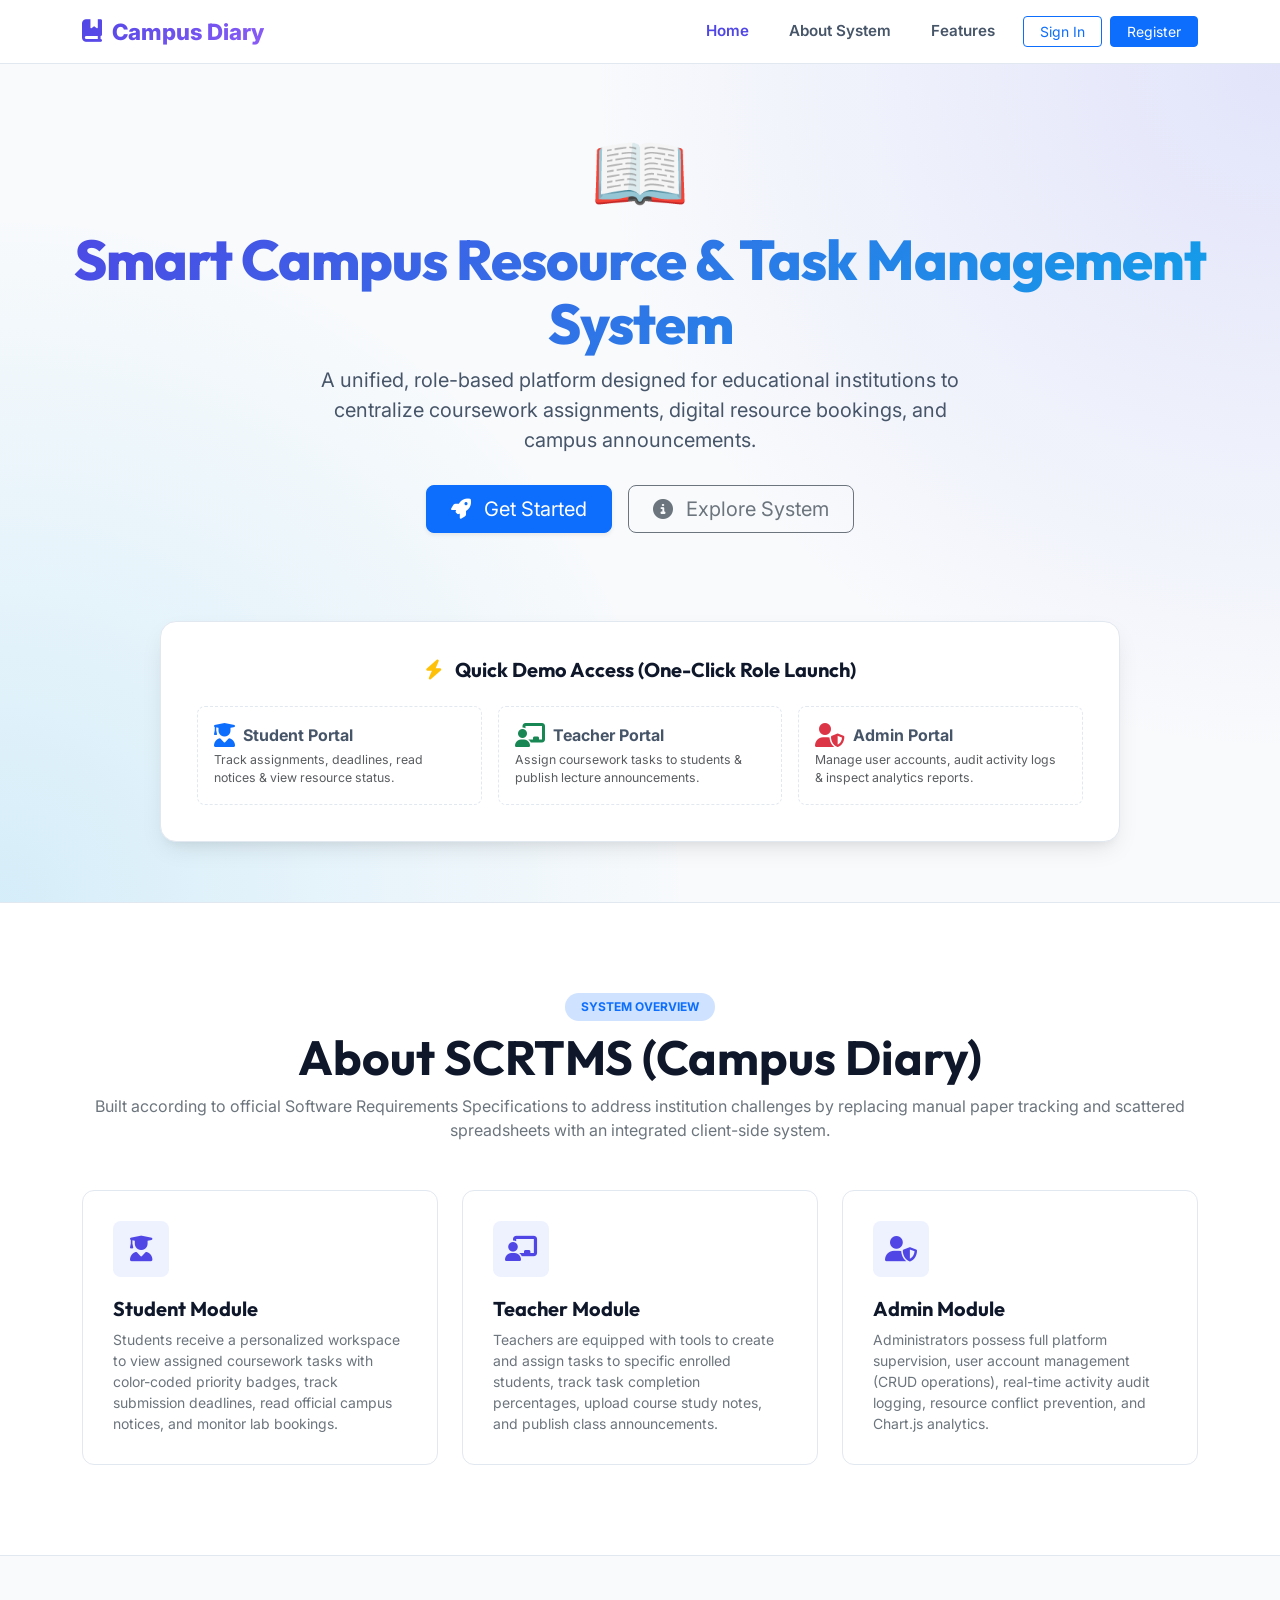
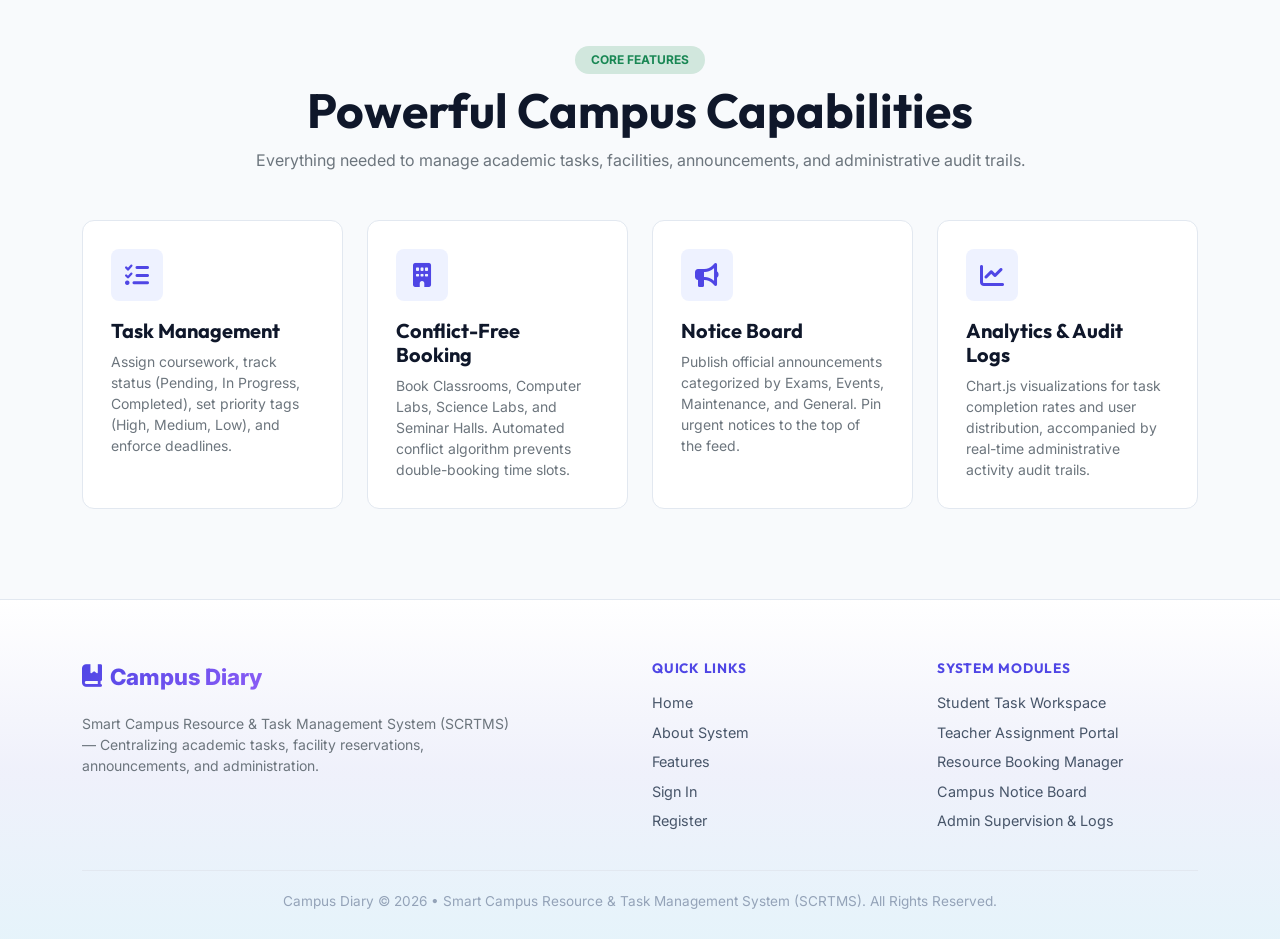
<file: index.html>
<!DOCTYPE html>
<html lang="en">

<head>
  <meta charset="UTF-8" />
  <meta name="viewport" content="width=device-width, initial-scale=1.0" />
  <title>Campus Diary - Smart Campus Resource &amp; Task Management System</title>

  <!-- Google Fonts -->
  <link rel="preconnect" href="https://fonts.googleapis.com">
  <link rel="preconnect" href="https://fonts.gstatic.com" crossorigin>
  <link
    href="https://fonts.googleapis.com/css2?family=Inter:wght@300;400;500;600;700;800&family=Outfit:wght@500;600;700;800&display=swap"
    rel="stylesheet">

  <!-- Bootstrap 5.3.3 CSS -->
  <link href="https://cdn.jsdelivr.net/npm/bootstrap@5.3.3/dist/css/bootstrap.min.css" rel="stylesheet">
  <!-- FontAwesome 6.5.1 -->
  <link rel="stylesheet" href="https://cdnjs.cloudflare.com/ajax/libs/font-awesome/6.5.1/css/all.min.css">
  <!-- Custom CSS -->
  <link rel="stylesheet" href="css/styles.css">
</head>

<body>

  <!-- ==========================================================================
       SITE NAVBAR
       ========================================================================== -->
  <nav class="site-navbar">
    <div class="container d-flex justify-content-between align-items-center">
      <a href="index.html" class="navbar-brand-logo">
        <i class="fas fa-book-bookmark text-primary"></i> Campus Diary
      </a>

      <div class="d-flex align-items-center gap-2">
        <a href="index.html" class="nav-link active">Home</a>
        <a href="about.html" class="nav-link">About System</a>
        <a href="features.html" class="nav-link">Features</a>
        <a href="login.html" class="btn btn-outline-primary btn-sm px-3 ms-1">Sign In</a>
        <a href="register.html" class="btn btn-primary btn-sm px-3">Register</a>
      </div>
    </div>
  </nav>

  <!-- ==========================================================================
       HERO SECTION
       ========================================================================== -->
  <section class="hero-section">
    <div class="text-center mb-5">
      <div class="display-1 mb-2">📖</div>
      <h1 class="hero-brand-title display-3">Smart Campus Resource &amp; Task Management System</h1>
      <p class="hero-tagline">
        A unified, role-based platform designed for educational institutions to centralize coursework assignments,
        digital resource bookings, and campus announcements.
      </p>
      <div class="d-flex justify-content-center gap-3 mt-4">
        <a href="login.html" class="btn btn-primary btn-lg px-4 shadow-sm">
          <i class="fas fa-rocket me-2"></i> Get Started
        </a>
        <a href="about.html" class="btn btn-outline-secondary btn-lg px-4">
          <i class="fas fa-info-circle me-2"></i> Explore System
        </a>
      </div>
    </div>

    <!-- Quick Demo Launcher Card -->
    <div class="hero-demo-card">
      <h5 class="text-center fw-bold mb-4"><i class="fas fa-bolt text-warning me-2"></i> Quick Demo Access (One-Click
        Role Launch)</h5>
      <div class="row g-3">
        <div class="col-md-4">
          <button class="demo-role-btn w-100 p-3 text-start" onclick="app.handleDemoLogin('student')">
            <div class="d-flex align-items-center gap-2 mb-1">
              <i class="fas fa-user-graduate text-primary fs-4"></i>
              <strong class="fs-6">Student Portal</strong>
            </div>
            <small class="text-muted d-block">Track assignments, deadlines, read notices &amp; view resource
              status.</small>
          </button>
        </div>
        <div class="col-md-4">
          <button class="demo-role-btn w-100 p-3 text-start" onclick="app.handleDemoLogin('teacher')">
            <div class="d-flex align-items-center gap-2 mb-1">
              <i class="fas fa-chalkboard-teacher text-success fs-4"></i>
              <strong class="fs-6">Teacher Portal</strong>
            </div>
            <small class="text-muted d-block">Assign coursework tasks to students &amp; publish lecture
              announcements.</small>
          </button>
        </div>
        <div class="col-md-4">
          <button class="demo-role-btn w-100 p-3 text-start" onclick="app.handleDemoLogin('admin')">
            <div class="d-flex align-items-center gap-2 mb-1">
              <i class="fas fa-user-shield text-danger fs-4"></i>
              <strong class="fs-6">Admin Portal</strong>
            </div>
            <small class="text-muted d-block">Manage user accounts, audit activity logs &amp; inspect analytics
              reports.</small>
          </button>
        </div>
      </div>
    </div>
  </section>

  <!-- ==========================================================================
       ABOUT SECTION
       ========================================================================== -->
  <section class="about-section" id="aboutSection">
    <div class="container">
      <div class="text-center mb-5">
        <span class="badge bg-primary-subtle text-primary fw-bold text-uppercase px-3 py-2 rounded-pill">System
          Overview</span>
        <h2 class="display-5 fw-bold mt-2">About SCRTMS (Campus Diary)</h2>
        <p class="text-secondary mx-auto max-w-700">
          Built according to official Software Requirements Specifications to address institution challenges by
          replacing manual paper tracking and scattered spreadsheets with an integrated client-side system.
        </p>
      </div>

      <div class="row g-4">
        <div class="col-md-4">
          <div class="about-card-box">
            <div class="icon-box"><i class="fas fa-user-graduate"></i></div>
            <h5 class="fw-bold">Student Module</h5>
            <p class="text-secondary small mb-0">
              Students receive a personalized workspace to view assigned coursework tasks with color-coded priority
              badges, track submission deadlines, read official campus notices, and monitor lab bookings.
            </p>
          </div>
        </div>

        <div class="col-md-4">
          <div class="about-card-box">
            <div class="icon-box"><i class="fas fa-chalkboard-teacher"></i></div>
            <h5 class="fw-bold">Teacher Module</h5>
            <p class="text-secondary small mb-0">
              Teachers are equipped with tools to create and assign tasks to specific enrolled students, track task
              completion percentages, upload course study notes, and publish class announcements.
            </p>
          </div>
        </div>

        <div class="col-md-4">
          <div class="about-card-box">
            <div class="icon-box"><i class="fas fa-user-shield"></i></div>
            <h5 class="fw-bold">Admin Module</h5>
            <p class="text-secondary small mb-0">
              Administrators possess full platform supervision, user account management (CRUD operations), real-time
              activity audit logging, resource conflict prevention, and Chart.js analytics.
            </p>
          </div>
        </div>
      </div>
    </div>
  </section>

  <!-- ==========================================================================
       FEATURE SECTION
       ========================================================================== -->
  <section class="feature-section" id="featuresSection">
    <div class="container">
      <div class="text-center mb-5">
        <span class="badge bg-success-subtle text-success fw-bold text-uppercase px-3 py-2 rounded-pill">Core
          Features</span>
        <h2 class="display-5 fw-bold mt-2">Powerful Campus Capabilities</h2>
        <p class="text-secondary mx-auto max-w-700">Everything needed to manage academic tasks, facilities,
          announcements, and administrative audit trails.</p>
      </div>

      <div class="row g-4">
        <div class="col-md-6 col-lg-3">
          <div class="feature-item-card">
            <div class="icon-wrapper"><i class="fas fa-tasks"></i></div>
            <h5 class="fw-bold">Task Management</h5>
            <p class="text-secondary small mb-0">Assign coursework, track status (Pending, In Progress, Completed), set
              priority tags (High, Medium, Low), and enforce deadlines.</p>
          </div>
        </div>

        <div class="col-md-6 col-lg-3">
          <div class="feature-item-card">
            <div class="icon-wrapper"><i class="fas fa-building"></i></div>
            <h5 class="fw-bold">Conflict-Free Booking</h5>
            <p class="text-secondary small mb-0">Book Classrooms, Computer Labs, Science Labs, and Seminar Halls.
              Automated conflict algorithm prevents double-booking time slots.</p>
          </div>
        </div>

        <div class="col-md-6 col-lg-3">
          <div class="feature-item-card">
            <div class="icon-wrapper"><i class="fas fa-bullhorn"></i></div>
            <h5 class="fw-bold">Notice Board</h5>
            <p class="text-secondary small mb-0">Publish official announcements categorized by Exams, Events,
              Maintenance, and General. Pin urgent notices to the top of the feed.</p>
          </div>
        </div>

        <div class="col-md-6 col-lg-3">
          <div class="feature-item-card">
            <div class="icon-wrapper"><i class="fas fa-chart-line"></i></div>
            <h5 class="fw-bold">Analytics &amp; Audit Logs</h5>
            <p class="text-secondary small mb-0">Chart.js visualizations for task completion rates and user
              distribution, accompanied by real-time administrative activity audit trails.</p>
          </div>
        </div>
      </div>
    </div>
  </section>

  <!-- ==========================================================================
       FOOTER SECTION
       ========================================================================== -->
  <footer class="site-footer">
    <div class="container">
      <div class="row g-4">
        <div class="col-lg-5 col-md-6">
          <a href="index.html" class="footer-brand">
            <i class="fas fa-book-bookmark text-primary"></i> Campus Diary
          </a>
          <p class="text-secondary small mt-2 pe-lg-4">
            Smart Campus Resource &amp; Task Management System (SCRTMS) — Centralizing academic tasks, facility
            reservations, announcements, and administration.
          </p>
        </div>

        <div class="col-6 col-md-3 col-lg-3 offset-lg-1 footer-links">
          <h6>Quick Links</h6>
          <a href="index.html">Home</a>
          <a href="about.html">About System</a>
          <a href="features.html">Features</a>
          <a href="login.html">Sign In</a>
          <a href="register.html">Register</a>
        </div>

        <div class="col-6 col-md-3 col-lg-3 footer-links">
          <h6>System Modules</h6>
          <a href="login.html">Student Task Workspace</a>
          <a href="login.html">Teacher Assignment Portal</a>
          <a href="login.html">Resource Booking Manager</a>
          <a href="login.html">Campus Notice Board</a>
          <a href="login.html">Admin Supervision &amp; Logs</a>
        </div>
      </div>

      <div class="footer-bottom">
        <p class="mb-0">Campus Diary &copy; 2026 • Smart Campus Resource &amp; Task Management System (SCRTMS). All Rights Reserved.</p>
      </div>
    </div>
  </footer>

  <!-- Bootstrap 5 JS Bundle -->
  <script src="https://cdn.jsdelivr.net/npm/bootstrap@5.3.3/dist/js/bootstrap.bundle.min.js"></script>
  <script src="js/data.js"></script>
  <script src="js/app.js"></script>
  <script src="js/auth.js"></script>
</body>

</html>
</file>
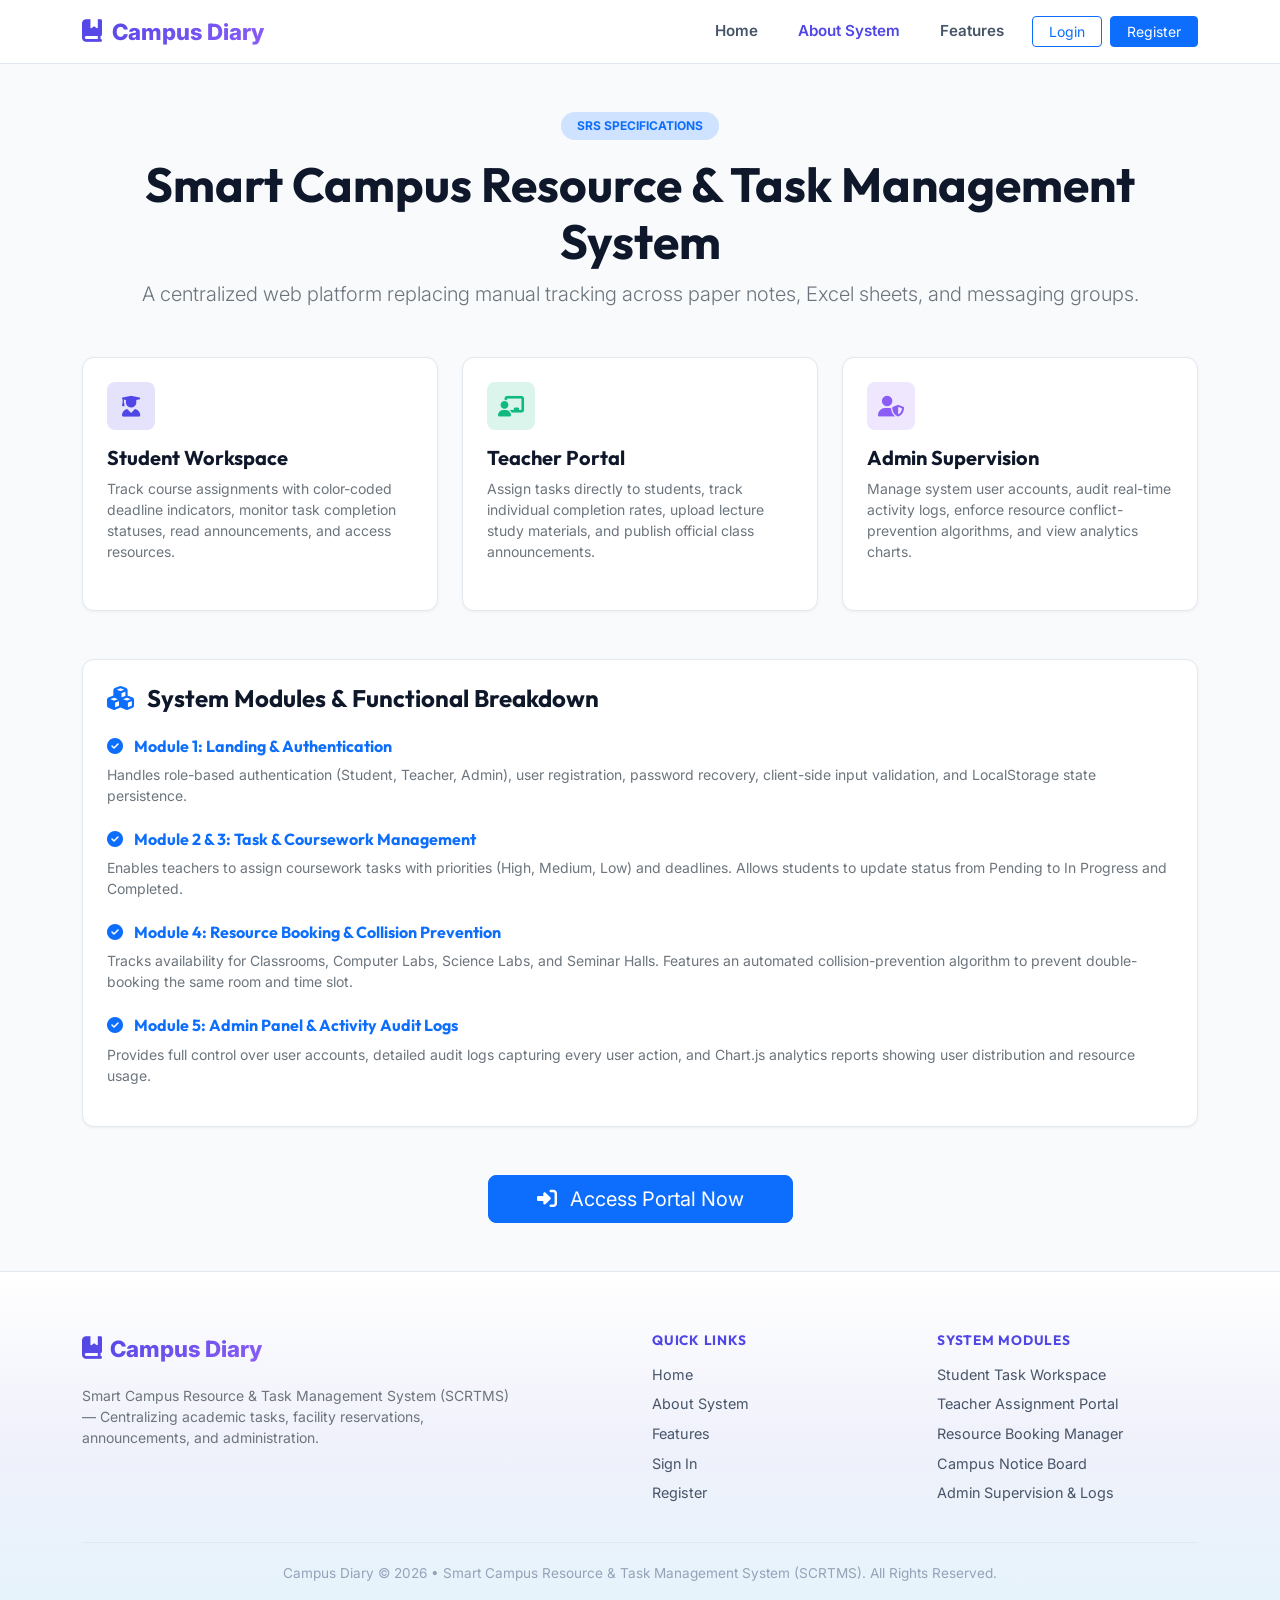
<file: about.html>
<!DOCTYPE html>
<html lang="en">
<head>
    <meta charset="UTF-8" />
    <meta name="viewport" content="width=device-width, initial-scale=1.0" />
    <title>About System - Campus Diary (SCRTMS)</title>

    <!-- Google Fonts -->
    <link rel="preconnect" href="https://fonts.googleapis.com">
    <link rel="preconnect" href="https://fonts.gstatic.com" crossorigin>
    <link href="https://fonts.googleapis.com/css2?family=Inter:wght@300;400;500;600;700;800&family=Outfit:wght@500;600;700;800&display=swap" rel="stylesheet">

    <!-- Bootstrap 5.3.3 CSS -->
    <link href="https://cdn.jsdelivr.net/npm/bootstrap@5.3.3/dist/css/bootstrap.min.css" rel="stylesheet">
    <!-- FontAwesome 6.5.1 -->
    <link rel="stylesheet" href="https://cdnjs.cloudflare.com/ajax/libs/font-awesome/6.5.1/css/all.min.css">
    <!-- Custom CSS -->
    <link rel="stylesheet" href="css/styles.css">
</head>
<body>

    <!-- Site Navbar -->
    <nav class="site-navbar">
        <div class="container d-flex justify-content-between align-items-center">
            <a href="index.html" class="navbar-brand-logo">
                <i class="fas fa-book-bookmark text-primary"></i> Campus Diary
            </a>

            <div class="d-flex align-items-center gap-2">
                <a href="index.html" class="nav-link">Home</a>
                <a href="about.html" class="nav-link active">About System</a>
                <a href="features.html" class="nav-link">Features</a>
                <a href="login.html" class="btn btn-outline-primary btn-sm px-3 ms-1">Login</a>
                <a href="register.html" class="btn btn-primary btn-sm px-3">Register</a>
            </div>
        </div>
    </nav>

    <!-- About System Content Section -->
    <div class="container py-5">
        <div class="max-w-900 mx-auto">
            <div class="text-center mb-5">
                <span class="badge bg-primary-subtle text-primary fw-bold text-uppercase px-3 py-2 rounded-pill">SRS Specifications</span>
                <h1 class="display-5 fw-bold mt-3">Smart Campus Resource &amp; Task Management System</h1>
                <p class="lead text-secondary">A centralized web platform replacing manual tracking across paper notes, Excel sheets, and messaging groups.</p>
            </div>

            <!-- Overview Cards -->
            <div class="row g-4 mb-5">
                <div class="col-md-4">
                    <div class="card-custom h-100 p-4">
                        <div class="stat-icon-wrapper indigo mb-3"><i class="fas fa-user-graduate"></i></div>
                        <h5 class="fw-bold">Student Workspace</h5>
                        <p class="text-secondary small mb-0">Track course assignments with color-coded deadline indicators, monitor task completion statuses, read announcements, and access resources.</p>
                    </div>
                </div>
                <div class="col-md-4">
                    <div class="card-custom h-100 p-4">
                        <div class="stat-icon-wrapper emerald mb-3"><i class="fas fa-chalkboard-teacher"></i></div>
                        <h5 class="fw-bold">Teacher Portal</h5>
                        <p class="text-secondary small mb-0">Assign tasks directly to students, track individual completion rates, upload lecture study materials, and publish official class announcements.</p>
                    </div>
                </div>
                <div class="col-md-4">
                    <div class="card-custom h-100 p-4">
                        <div class="stat-icon-wrapper purple mb-3"><i class="fas fa-user-shield"></i></div>
                        <h5 class="fw-bold">Admin Supervision</h5>
                        <p class="text-secondary small mb-0">Manage system user accounts, audit real-time activity logs, enforce resource conflict-prevention algorithms, and view analytics charts.</p>
                    </div>
                </div>
            </div>

            <!-- Functional Modules Section -->
            <div class="card-custom p-4 mb-5">
                <h4 class="fw-bold mb-4"><i class="fas fa-cubes text-primary me-2"></i> System Modules &amp; Functional Breakdown</h4>
                
                <div class="mb-4">
                    <h6 class="fw-bold text-primary"><i class="fas fa-check-circle me-2"></i> Module 1: Landing &amp; Authentication</h6>
                    <p class="text-secondary small">Handles role-based authentication (Student, Teacher, Admin), user registration, password recovery, client-side input validation, and LocalStorage state persistence.</p>
                </div>

                <div class="mb-4">
                    <h6 class="fw-bold text-primary"><i class="fas fa-check-circle me-2"></i> Module 2 &amp; 3: Task &amp; Coursework Management</h6>
                    <p class="text-secondary small">Enables teachers to assign coursework tasks with priorities (High, Medium, Low) and deadlines. Allows students to update status from Pending to In Progress and Completed.</p>
                </div>

                <div class="mb-4">
                    <h6 class="fw-bold text-primary"><i class="fas fa-check-circle me-2"></i> Module 4: Resource Booking &amp; Collision Prevention</h6>
                    <p class="text-secondary small">Tracks availability for Classrooms, Computer Labs, Science Labs, and Seminar Halls. Features an automated collision-prevention algorithm to prevent double-booking the same room and time slot.</p>
                </div>

                <div>
                    <h6 class="fw-bold text-primary"><i class="fas fa-check-circle me-2"></i> Module 5: Admin Panel &amp; Activity Audit Logs</h6>
                    <p class="text-secondary small">Provides full control over user accounts, detailed audit logs capturing every user action, and Chart.js analytics reports showing user distribution and resource usage.</p>
                </div>
            </div>

            <div class="text-center">
                <a href="login.html" class="btn btn-primary btn-lg px-5">
                    <i class="fas fa-sign-in-alt me-2"></i> Access Portal Now
                </a>
            </div>
        </div>
    </div>

    <!-- Site Footer -->
    <footer class="site-footer">
        <div class="container">
            <div class="row g-4">
                <div class="col-lg-5 col-md-6">
                    <a href="index.html" class="footer-brand">
                        <i class="fas fa-book-bookmark text-primary"></i> Campus Diary
                    </a>
                    <p class="text-secondary small mt-2 pe-lg-4">
                        Smart Campus Resource &amp; Task Management System (SCRTMS) — Centralizing academic tasks, facility reservations, announcements, and administration.
                    </p>
                </div>

                <div class="col-6 col-md-3 col-lg-3 offset-lg-1 footer-links">
                    <h6>Quick Links</h6>
                    <a href="index.html">Home</a>
                    <a href="about.html">About System</a>
                    <a href="features.html">Features</a>
                    <a href="login.html">Sign In</a>
                    <a href="register.html">Register</a>
                </div>

                <div class="col-6 col-md-3 col-lg-3 footer-links">
                    <h6>System Modules</h6>
                    <a href="login.html">Student Task Workspace</a>
                    <a href="login.html">Teacher Assignment Portal</a>
                    <a href="login.html">Resource Booking Manager</a>
                    <a href="login.html">Campus Notice Board</a>
                    <a href="login.html">Admin Supervision &amp; Logs</a>
                </div>
            </div>

            <div class="footer-bottom">
                <p class="mb-0">Campus Diary &copy; 2026 • Smart Campus Resource &amp; Task Management System (SCRTMS). All Rights Reserved.</p>
            </div>
        </div>
    </footer>

    <!-- Bootstrap 5 JS Bundle -->
    <script src="https://cdn.jsdelivr.net/npm/bootstrap@5.3.3/dist/js/bootstrap.bundle.min.js"></script>
    <script src="js/data.js"></script>
    <script src="js/app.js"></script>
    <script src="js/auth.js"></script>
</body>
</html>
</file>
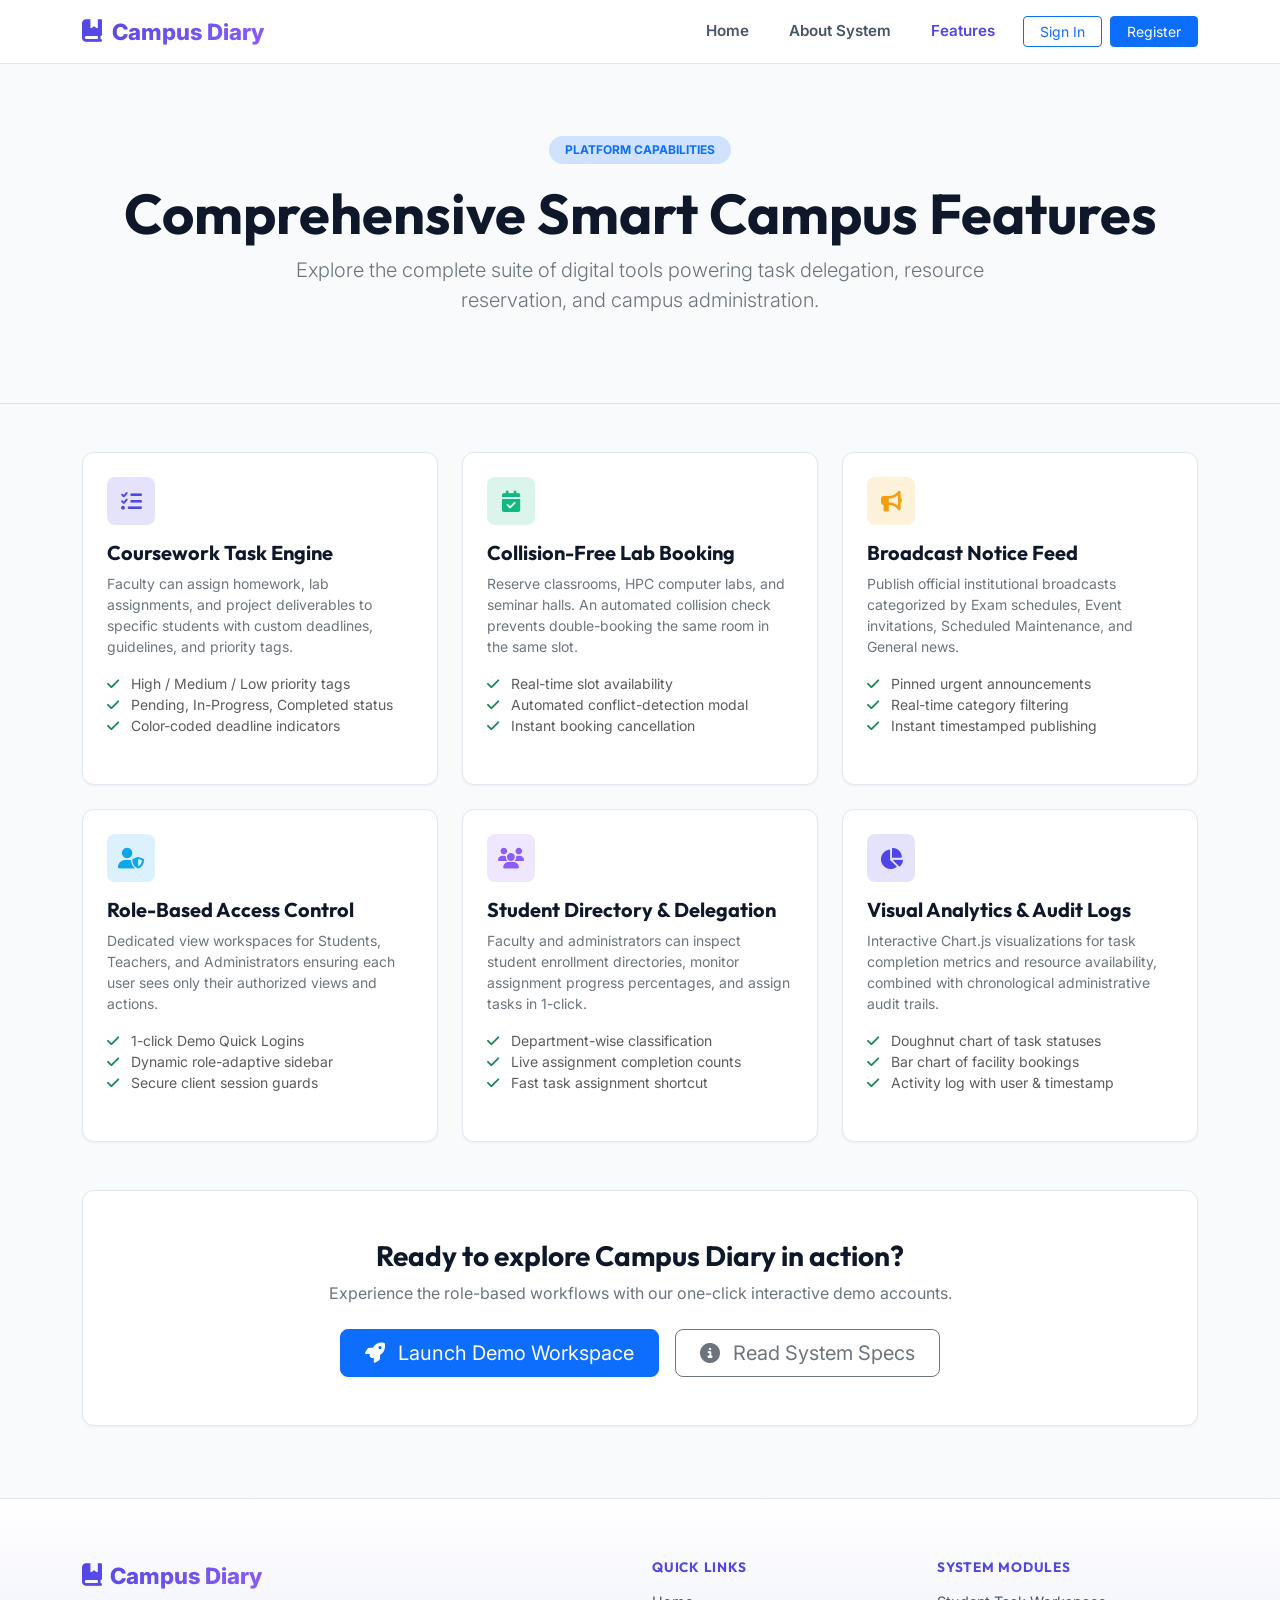
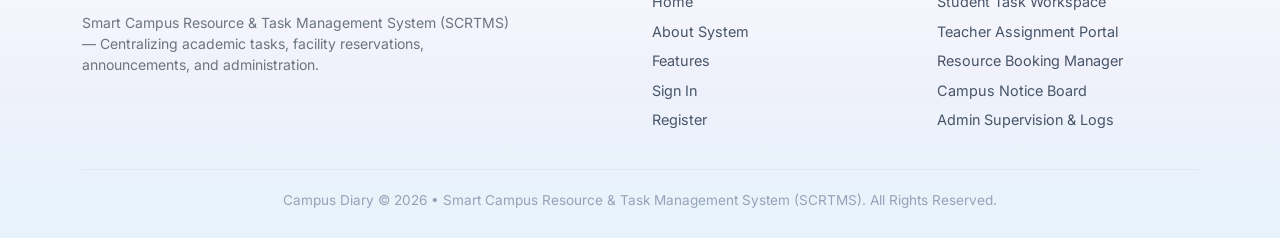
<file: features.html>
<!DOCTYPE html>
<html lang="en">
<head>
    <meta charset="UTF-8" />
    <meta name="viewport" content="width=device-width, initial-scale=1.0" />
    <title>Features - Campus Diary (SCRTMS)</title>

    <!-- Google Fonts -->
    <link rel="preconnect" href="https://fonts.googleapis.com">
    <link rel="preconnect" href="https://fonts.gstatic.com" crossorigin>
    <link href="https://fonts.googleapis.com/css2?family=Inter:wght@300;400;500;600;700;800&family=Outfit:wght@500;600;700;800&display=swap" rel="stylesheet">

    <!-- Bootstrap 5.3.3 CSS -->
    <link href="https://cdn.jsdelivr.net/npm/bootstrap@5.3.3/dist/css/bootstrap.min.css" rel="stylesheet">
    <!-- FontAwesome 6.5.1 -->
    <link rel="stylesheet" href="https://cdnjs.cloudflare.com/ajax/libs/font-awesome/6.5.1/css/all.min.css">
    <!-- Custom CSS -->
    <link rel="stylesheet" href="css/styles.css">
</head>
<body>

    <!-- Site Navbar -->
    <nav class="site-navbar">
        <div class="container d-flex justify-content-between align-items-center">
            <a href="index.html" class="navbar-brand-logo">
                <i class="fas fa-book-bookmark text-primary"></i> Campus Diary
            </a>

            <div class="d-flex align-items-center gap-2">
                <a href="index.html" class="nav-link">Home</a>
                <a href="about.html" class="nav-link">About System</a>
                <a href="features.html" class="nav-link active">Features</a>
                <a href="login.html" class="btn btn-outline-primary btn-sm px-3 ms-1">Sign In</a>
                <a href="register.html" class="btn btn-primary btn-sm px-3">Register</a>
            </div>
        </div>
    </nav>

    <!-- Features Header -->
    <section class="py-5 bg-surface border-bottom">
        <div class="container text-center py-4">
            <span class="badge bg-primary-subtle text-primary fw-bold text-uppercase px-3 py-2 rounded-pill">Platform Capabilities</span>
            <h1 class="display-4 fw-bold mt-3">Comprehensive Smart Campus Features</h1>
            <p class="lead text-secondary mx-auto" style="max-width: 720px;">
                Explore the complete suite of digital tools powering task delegation, resource reservation, and campus administration.
            </p>
        </div>
    </section>

    <!-- Features Grid Section -->
    <div class="container py-5">
        <div class="row g-4 mb-5">
            <!-- Feature 1: Task Management -->
            <div class="col-md-6 col-lg-4">
                <div class="card-custom h-100 p-4">
                    <div class="stat-icon-wrapper indigo mb-3">
                        <i class="fas fa-tasks"></i>
                    </div>
                    <h5 class="fw-bold">Coursework Task Engine</h5>
                    <p class="text-secondary small mb-3">
                        Faculty can assign homework, lab assignments, and project deliverables to specific students with custom deadlines, guidelines, and priority tags.
                    </p>
                    <ul class="list-unstyled small text-muted mb-0">
                        <li><i class="fas fa-check text-success me-2"></i> High / Medium / Low priority tags</li>
                        <li><i class="fas fa-check text-success me-2"></i> Pending, In-Progress, Completed status</li>
                        <li><i class="fas fa-check text-success me-2"></i> Color-coded deadline indicators</li>
                    </ul>
                </div>
            </div>

            <!-- Feature 2: Collision-Free Booking -->
            <div class="col-md-6 col-lg-4">
                <div class="card-custom h-100 p-4">
                    <div class="stat-icon-wrapper emerald mb-3">
                        <i class="fas fa-calendar-check"></i>
                    </div>
                    <h5 class="fw-bold">Collision-Free Lab Booking</h5>
                    <p class="text-secondary small mb-3">
                        Reserve classrooms, HPC computer labs, and seminar halls. An automated collision check prevents double-booking the same room in the same slot.
                    </p>
                    <ul class="list-unstyled small text-muted mb-0">
                        <li><i class="fas fa-check text-success me-2"></i> Real-time slot availability</li>
                        <li><i class="fas fa-check text-success me-2"></i> Automated conflict-detection modal</li>
                        <li><i class="fas fa-check text-success me-2"></i> Instant booking cancellation</li>
                    </ul>
                </div>
            </div>

            <!-- Feature 3: Campus Notice Board -->
            <div class="col-md-6 col-lg-4">
                <div class="card-custom h-100 p-4">
                    <div class="stat-icon-wrapper amber mb-3">
                        <i class="fas fa-bullhorn"></i>
                    </div>
                    <h5 class="fw-bold">Broadcast Notice Feed</h5>
                    <p class="text-secondary small mb-3">
                        Publish official institutional broadcasts categorized by Exam schedules, Event invitations, Scheduled Maintenance, and General news.
                    </p>
                    <ul class="list-unstyled small text-muted mb-0">
                        <li><i class="fas fa-check text-success me-2"></i> Pinned urgent announcements</li>
                        <li><i class="fas fa-check text-success me-2"></i> Real-time category filtering</li>
                        <li><i class="fas fa-check text-success me-2"></i> Instant timestamped publishing</li>
                    </ul>
                </div>
            </div>

            <!-- Feature 4: Role-Based Dashboards -->
            <div class="col-md-6 col-lg-4">
                <div class="card-custom h-100 p-4">
                    <div class="stat-icon-wrapper sky mb-3">
                        <i class="fas fa-user-shield"></i>
                    </div>
                    <h5 class="fw-bold">Role-Based Access Control</h5>
                    <p class="text-secondary small mb-3">
                        Dedicated view workspaces for Students, Teachers, and Administrators ensuring each user sees only their authorized views and actions.
                    </p>
                    <ul class="list-unstyled small text-muted mb-0">
                        <li><i class="fas fa-check text-success me-2"></i> 1-click Demo Quick Logins</li>
                        <li><i class="fas fa-check text-success me-2"></i> Dynamic role-adaptive sidebar</li>
                        <li><i class="fas fa-check text-success me-2"></i> Secure client session guards</li>
                    </ul>
                </div>
            </div>

            <!-- Feature 5: Student Directory -->
            <div class="col-md-6 col-lg-4">
                <div class="card-custom h-100 p-4">
                    <div class="stat-icon-wrapper purple mb-3">
                        <i class="fas fa-users"></i>
                    </div>
                    <h5 class="fw-bold">Student Directory &amp; Delegation</h5>
                    <p class="text-secondary small mb-3">
                        Faculty and administrators can inspect student enrollment directories, monitor assignment progress percentages, and assign tasks in 1-click.
                    </p>
                    <ul class="list-unstyled small text-muted mb-0">
                        <li><i class="fas fa-check text-success me-2"></i> Department-wise classification</li>
                        <li><i class="fas fa-check text-success me-2"></i> Live assignment completion counts</li>
                        <li><i class="fas fa-check text-success me-2"></i> Fast task assignment shortcut</li>
                    </ul>
                </div>
            </div>

            <!-- Feature 6: Audit Logs & Charts -->
            <div class="col-md-6 col-lg-4">
                <div class="card-custom h-100 p-4">
                    <div class="stat-icon-wrapper indigo mb-3">
                        <i class="fas fa-chart-pie"></i>
                    </div>
                    <h5 class="fw-bold">Visual Analytics &amp; Audit Logs</h5>
                    <p class="text-secondary small mb-3">
                        Interactive Chart.js visualizations for task completion metrics and resource availability, combined with chronological administrative audit trails.
                    </p>
                    <ul class="list-unstyled small text-muted mb-0">
                        <li><i class="fas fa-check text-success me-2"></i> Doughnut chart of task statuses</li>
                        <li><i class="fas fa-check text-success me-2"></i> Bar chart of facility bookings</li>
                        <li><i class="fas fa-check text-success me-2"></i> Activity log with user &amp; timestamp</li>
                    </ul>
                </div>
            </div>
        </div>

        <!-- CTA Box -->
        <div class="card-custom p-5 text-center bg-surface">
            <h3 class="fw-bold mb-2">Ready to explore Campus Diary in action?</h3>
            <p class="text-secondary mb-4">Experience the role-based workflows with our one-click interactive demo accounts.</p>
            <div class="d-flex justify-content-center gap-3">
                <a href="login.html" class="btn btn-primary btn-lg px-4">
                    <i class="fas fa-rocket me-2"></i> Launch Demo Workspace
                </a>
                <a href="about.html" class="btn btn-outline-secondary btn-lg px-4">
                    <i class="fas fa-info-circle me-2"></i> Read System Specs
                </a>
            </div>
        </div>
    </div>

    <!-- Site Footer -->
    <footer class="site-footer">
        <div class="container">
            <div class="row g-4">
                <div class="col-lg-5 col-md-6">
                    <a href="index.html" class="footer-brand">
                        <i class="fas fa-book-bookmark text-primary"></i> Campus Diary
                    </a>
                    <p class="text-secondary small mt-2 pe-lg-4">
                        Smart Campus Resource &amp; Task Management System (SCRTMS) — Centralizing academic tasks, facility reservations, announcements, and administration.
                    </p>
                </div>

                <div class="col-6 col-md-3 col-lg-3 offset-lg-1 footer-links">
                    <h6>Quick Links</h6>
                    <a href="index.html">Home</a>
                    <a href="about.html">About System</a>
                    <a href="features.html">Features</a>
                    <a href="login.html">Sign In</a>
                    <a href="register.html">Register</a>
                </div>

                <div class="col-6 col-md-3 col-lg-3 footer-links">
                    <h6>System Modules</h6>
                    <a href="login.html">Student Task Workspace</a>
                    <a href="login.html">Teacher Assignment Portal</a>
                    <a href="login.html">Resource Booking Manager</a>
                    <a href="login.html">Campus Notice Board</a>
                    <a href="login.html">Admin Supervision &amp; Logs</a>
                </div>
            </div>

            <div class="footer-bottom">
                <p class="mb-0">Campus Diary &copy; 2026 • Smart Campus Resource &amp; Task Management System (SCRTMS). All Rights Reserved.</p>
            </div>
        </div>
    </footer>

    <!-- Bootstrap 5 JS Bundle -->
    <script src="https://cdn.jsdelivr.net/npm/bootstrap@5.3.3/dist/js/bootstrap.bundle.min.js"></script>
    <script src="js/data.js"></script>
    <script src="js/app.js"></script>
    <script src="js/auth.js"></script>
</body>
</html>
</file>
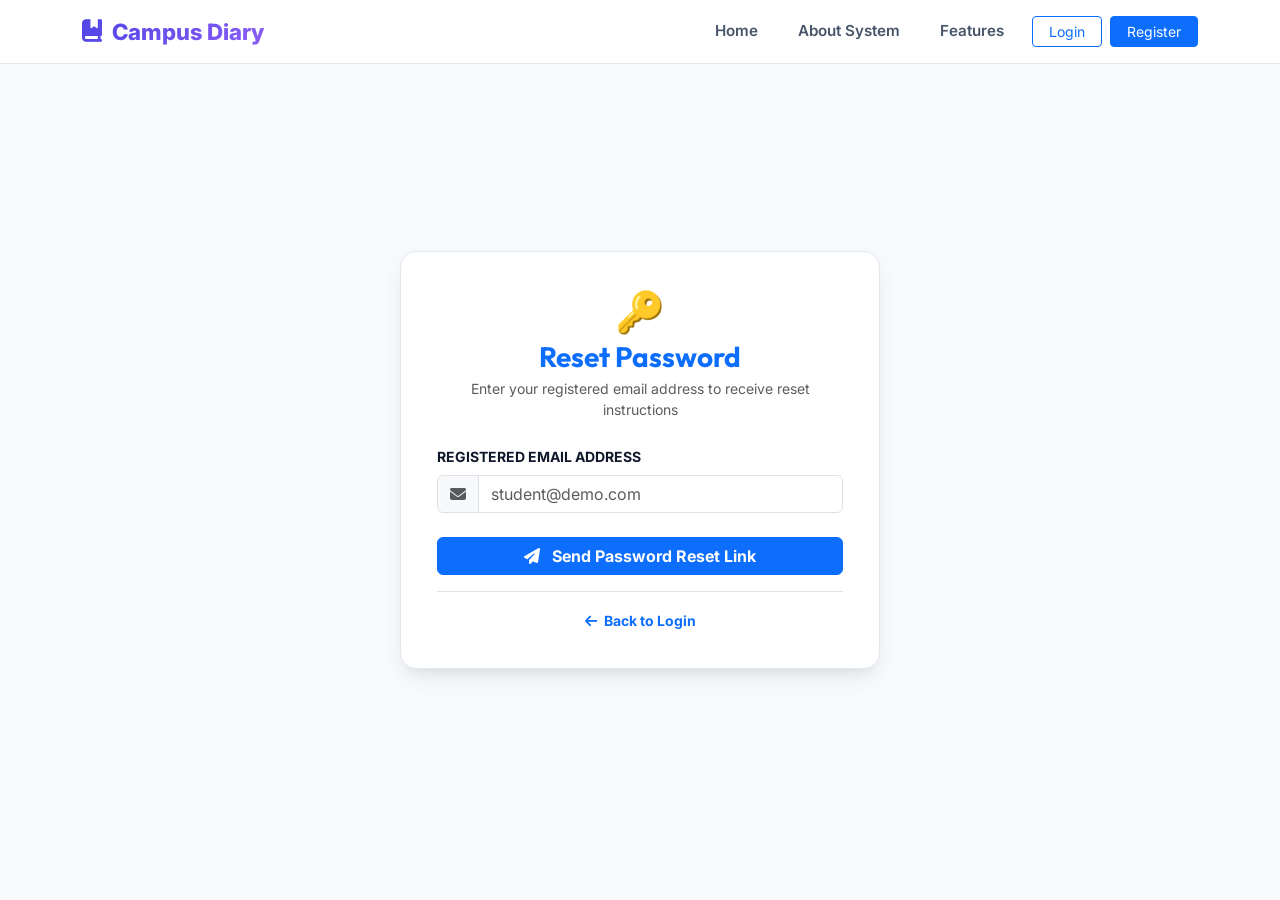
<file: forgot-password.html>
<!DOCTYPE html>
<html lang="en">
<head>
    <meta charset="UTF-8" />
    <meta name="viewport" content="width=device-width, initial-scale=1.0" />
    <title>Password Recovery - Campus Diary</title>

    <!-- Google Fonts -->
    <link rel="preconnect" href="https://fonts.googleapis.com">
    <link rel="preconnect" href="https://fonts.gstatic.com" crossorigin>
    <link href="https://fonts.googleapis.com/css2?family=Inter:wght@300;400;500;600;700;800&family=Outfit:wght@500;600;700;800&display=swap" rel="stylesheet">

    <!-- Bootstrap 5.3.3 CSS -->
    <link href="https://cdn.jsdelivr.net/npm/bootstrap@5.3.3/dist/css/bootstrap.min.css" rel="stylesheet">
    <!-- FontAwesome 6.5.1 -->
    <link rel="stylesheet" href="https://cdnjs.cloudflare.com/ajax/libs/font-awesome/6.5.1/css/all.min.css">
    <!-- Custom CSS -->
    <link rel="stylesheet" href="css/styles.css">
</head>
<body>

    <!-- Site Navbar -->
    <nav class="site-navbar">
        <div class="container d-flex justify-content-between align-items-center">
            <a href="index.html" class="navbar-brand-logo">
                <i class="fas fa-book-bookmark text-primary"></i> Campus Diary
            </a>

            <div class="d-flex align-items-center gap-2">
                <a href="index.html" class="nav-link">Home</a>
                <a href="about.html" class="nav-link">About System</a>
                <a href="features.html" class="nav-link">Features</a>
                <a href="login.html" class="btn btn-outline-primary btn-sm px-3 ms-1">Login</a>
                <a href="register.html" class="btn btn-primary btn-sm px-3">Register</a>
            </div>
        </div>
    </nav>

    <!-- Forgot Password Container -->
    <div class="auth-wrapper">
        <div class="auth-card">
            <div class="text-center mb-4">
                <div class="display-6 mb-1">🔑</div>
                <h3 class="fw-bold text-primary mb-1">Reset Password</h3>
                <p class="text-muted small">Enter your registered email address to receive reset instructions</p>
            </div>

            <form onsubmit="app.handleForgotSubmit(event)">
                <div class="mb-4">
                    <label class="form-label small fw-bold">REGISTERED EMAIL ADDRESS</label>
                    <div class="input-group">
                        <span class="input-group-text"><i class="fas fa-envelope text-muted"></i></span>
                        <input type="email" id="forgotEmail" class="form-control" placeholder="student@demo.com" required>
                    </div>
                </div>

                <button type="submit" class="btn btn-primary w-100 py-2.5 fw-bold mb-3">
                    <i class="fas fa-paper-plane me-2"></i> Send Password Reset Link
                </button>
            </form>

            <div class="text-center pt-3 border-top">
                <a href="login.html" class="small fw-bold text-primary text-decoration-none"><i class="fas fa-arrow-left me-1"></i> Back to Login</a>
            </div>
        </div>
    </div>

    <!-- Bootstrap 5 JS Bundle -->
    <script src="https://cdn.jsdelivr.net/npm/bootstrap@5.3.3/dist/js/bootstrap.bundle.min.js"></script>
    <script src="js/data.js"></script>
    <script src="js/app.js"></script>
    <script src="js/auth.js"></script>
</body>
</html>
</file>
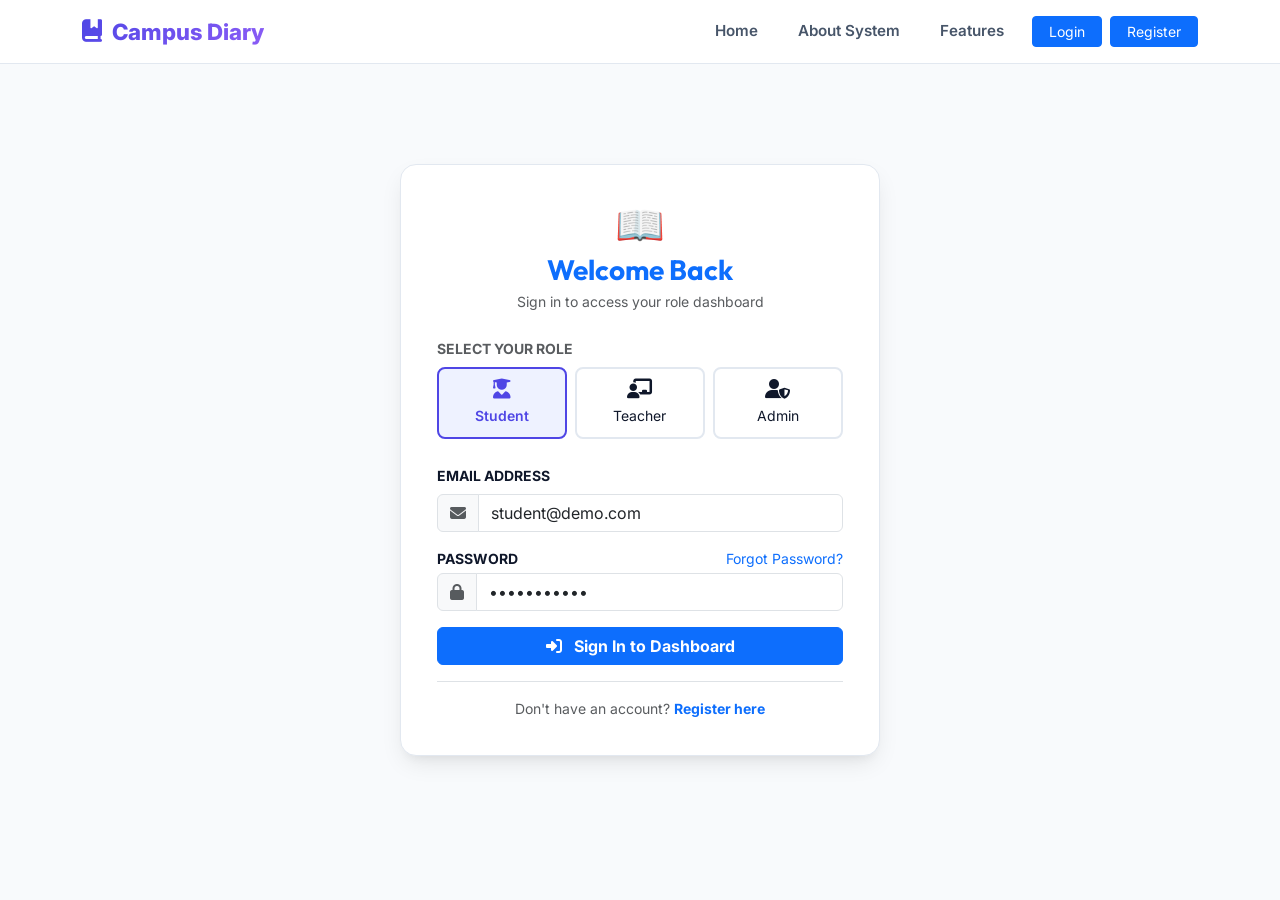
<file: login.html>
<!DOCTYPE html>
<html lang="en">
<head>
    <meta charset="UTF-8" />
    <meta name="viewport" content="width=device-width, initial-scale=1.0" />
    <title>Sign In - Campus Diary</title>

    <!-- Google Fonts -->
    <link rel="preconnect" href="https://fonts.googleapis.com">
    <link rel="preconnect" href="https://fonts.gstatic.com" crossorigin>
    <link href="https://fonts.googleapis.com/css2?family=Inter:wght@300;400;500;600;700;800&family=Outfit:wght@500;600;700;800&display=swap" rel="stylesheet">

    <!-- Bootstrap 5.3.3 CSS -->
    <link href="https://cdn.jsdelivr.net/npm/bootstrap@5.3.3/dist/css/bootstrap.min.css" rel="stylesheet">
    <!-- FontAwesome 6.5.1 -->
    <link rel="stylesheet" href="https://cdnjs.cloudflare.com/ajax/libs/font-awesome/6.5.1/css/all.min.css">
    <!-- Custom CSS -->
    <link rel="stylesheet" href="css/styles.css">
</head>
<body>

    <!-- Site Navbar -->
    <nav class="site-navbar">
        <div class="container d-flex justify-content-between align-items-center">
            <a href="index.html" class="navbar-brand-logo">
                <i class="fas fa-book-bookmark text-primary"></i> Campus Diary
            </a>

            <div class="d-flex align-items-center gap-2">
                <a href="index.html" class="nav-link">Home</a>
                <a href="about.html" class="nav-link">About System</a>
                <a href="features.html" class="nav-link">Features</a>
                <a href="login.html" class="btn btn-outline-primary btn-sm px-3 ms-1 active">Login</a>
                <a href="register.html" class="btn btn-primary btn-sm px-3">Register</a>
            </div>
        </div>
    </nav>

    <!-- Login Container -->
    <div class="auth-wrapper">
        <div class="auth-card">
            <div class="text-center mb-4">
                <div class="display-6 mb-1">📖</div>
                <h3 class="fw-bold text-primary mb-1">Welcome Back</h3>
                <p class="text-muted small">Sign in to access your role dashboard</p>
            </div>

            <!-- Role Selector Pills -->
            <div class="mb-4">
                <label class="form-label small fw-bold text-muted">SELECT YOUR ROLE</label>
                <div class="row g-2">
                    <div class="col-4">
                        <div class="role-pill active" data-role="student" onclick="app.setAuthRole('student')">
                            <i class="fas fa-user-graduate d-block mb-1 fs-5"></i>
                            <span class="small">Student</span>
                        </div>
                    </div>
                    <div class="col-4">
                        <div class="role-pill" data-role="teacher" onclick="app.setAuthRole('teacher')">
                            <i class="fas fa-chalkboard-teacher d-block mb-1 fs-5"></i>
                            <span class="small">Teacher</span>
                        </div>
                    </div>
                    <div class="col-4">
                        <div class="role-pill" data-role="admin" onclick="app.setAuthRole('admin')">
                            <i class="fas fa-user-shield d-block mb-1 fs-5"></i>
                            <span class="small">Admin</span>
                        </div>
                    </div>
                </div>
            </div>

            <!-- Sign In Form -->
            <form id="loginForm" onsubmit="app.handleLoginSubmit(event)">
                <input type="hidden" id="selectedAuthRole" value="student">

                <div class="mb-3">
                    <label class="form-label small fw-bold">EMAIL ADDRESS</label>
                    <div class="input-group">
                        <span class="input-group-text"><i class="fas fa-envelope text-muted"></i></span>
                        <input type="email" id="loginEmail" class="form-control" placeholder="student@demo.com" required value="student@demo.com">
                    </div>
                </div>

                <div class="mb-3">
                    <div class="d-flex justify-content-between align-items-center mb-1">
                        <label class="form-label small fw-bold mb-0">PASSWORD</label>
                        <a href="forgot-password.html" class="small text-primary text-decoration-none">Forgot Password?</a>
                    </div>
                    <div class="input-group">
                        <span class="input-group-text"><i class="fas fa-lock text-muted"></i></span>
                        <input type="password" id="loginPassword" class="form-control" placeholder="••••••••" required value="password123">
                    </div>
                </div>

                <button type="submit" class="btn btn-primary w-100 py-2.5 fw-bold mb-3">
                    <i class="fas fa-sign-in-alt me-2"></i> Sign In to Dashboard
                </button>
            </form>

            <div class="text-center pt-3 border-top">
                <p class="small text-muted mb-0">Don't have an account? <a href="register.html" class="fw-bold text-primary text-decoration-none">Register here</a></p>
            </div>
        </div>
    </div>

    <!-- Bootstrap 5 JS Bundle -->
    <script src="https://cdn.jsdelivr.net/npm/bootstrap@5.3.3/dist/js/bootstrap.bundle.min.js"></script>
    <script src="js/data.js"></script>
    <script src="js/app.js"></script>
    <script src="js/auth.js"></script>
</body>
</html>
</file>
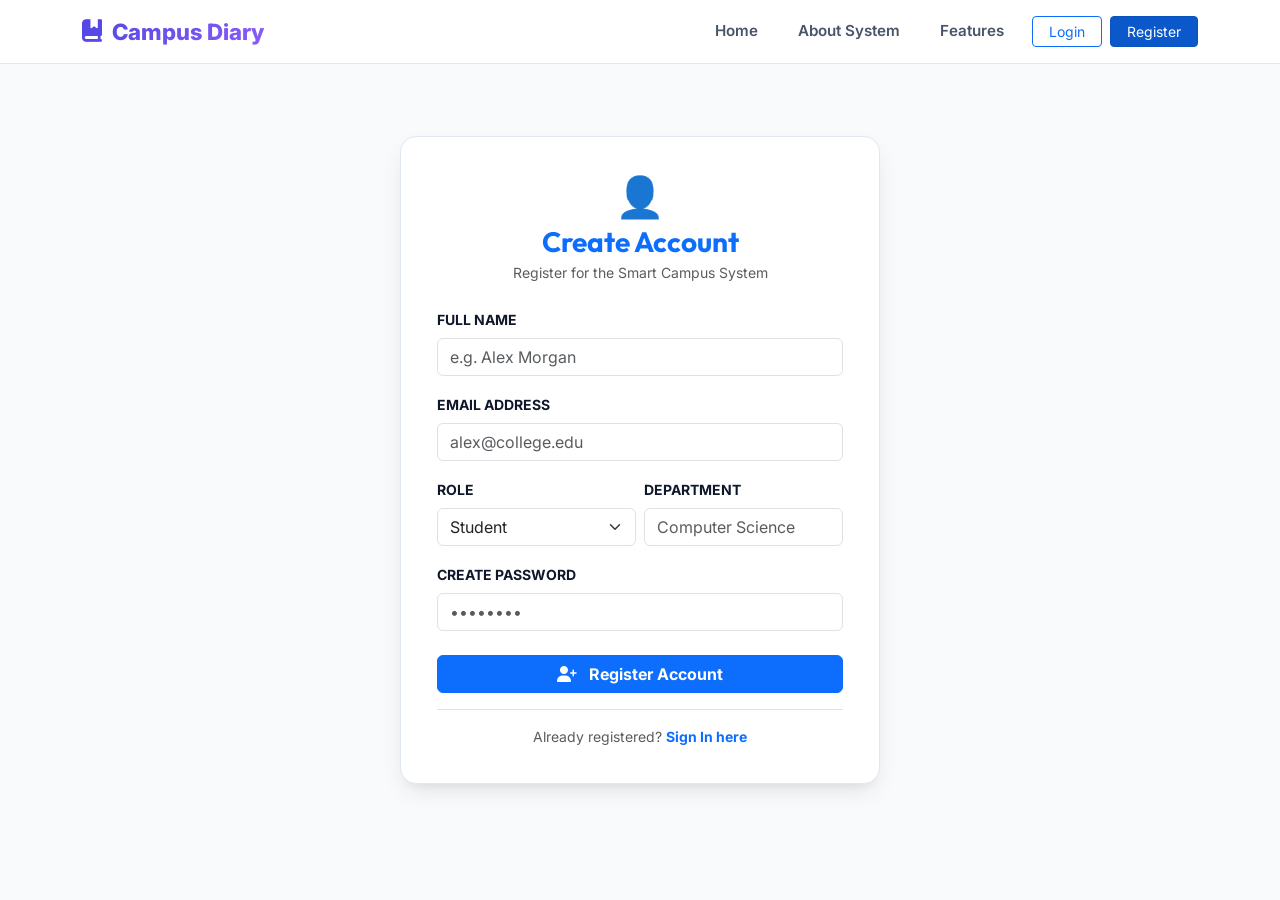
<file: register.html>
<!DOCTYPE html>
<html lang="en">
<head>
    <meta charset="UTF-8" />
    <meta name="viewport" content="width=device-width, initial-scale=1.0" />
    <title>Create Account - Campus Diary</title>

    <!-- Google Fonts -->
    <link rel="preconnect" href="https://fonts.googleapis.com">
    <link rel="preconnect" href="https://fonts.gstatic.com" crossorigin>
    <link href="https://fonts.googleapis.com/css2?family=Inter:wght@300;400;500;600;700;800&family=Outfit:wght@500;600;700;800&display=swap" rel="stylesheet">

    <!-- Bootstrap 5.3.3 CSS -->
    <link href="https://cdn.jsdelivr.net/npm/bootstrap@5.3.3/dist/css/bootstrap.min.css" rel="stylesheet">
    <!-- FontAwesome 6.5.1 -->
    <link rel="stylesheet" href="https://cdnjs.cloudflare.com/ajax/libs/font-awesome/6.5.1/css/all.min.css">
    <!-- Custom CSS -->
    <link rel="stylesheet" href="css/styles.css">
</head>
<body>

    <!-- Site Navbar -->
    <nav class="site-navbar">
        <div class="container d-flex justify-content-between align-items-center">
            <a href="index.html" class="navbar-brand-logo">
                <i class="fas fa-book-bookmark text-primary"></i> Campus Diary
            </a>

            <div class="d-flex align-items-center gap-2">
                <a href="index.html" class="nav-link">Home</a>
                <a href="about.html" class="nav-link">About System</a>
                <a href="features.html" class="nav-link">Features</a>
                <a href="login.html" class="btn btn-outline-primary btn-sm px-3 ms-1">Login</a>
                <a href="register.html" class="btn btn-primary btn-sm px-3 active">Register</a>
            </div>
        </div>
    </nav>

    <!-- Registration Container -->
    <div class="auth-wrapper">
        <div class="auth-card">
            <div class="text-center mb-4">
                <div class="display-6 mb-1">👤</div>
                <h3 class="fw-bold text-primary mb-1">Create Account</h3>
                <p class="text-muted small">Register for the Smart Campus System</p>
            </div>

            <form onsubmit="app.handleRegisterSubmit(event)">
                <div class="mb-3">
                    <label class="form-label small fw-bold">FULL NAME</label>
                    <input type="text" id="regName" class="form-control" placeholder="e.g. Alex Morgan" required>
                </div>

                <div class="mb-3">
                    <label class="form-label small fw-bold">EMAIL ADDRESS</label>
                    <input type="email" id="regEmail" class="form-control" placeholder="alex@college.edu" required>
                </div>

                <div class="row g-2 mb-3">
                    <div class="col-6">
                        <label class="form-label small fw-bold">ROLE</label>
                        <select id="regRole" class="form-select">
                            <option value="student">Student</option>
                            <option value="teacher">Teacher</option>
                            <option value="admin">Admin</option>
                        </select>
                    </div>
                    <div class="col-6">
                        <label class="form-label small fw-bold">DEPARTMENT</label>
                        <input type="text" id="regDept" class="form-control" placeholder="Computer Science" required>
                    </div>
                </div>

                <div class="mb-4">
                    <label class="form-label small fw-bold">CREATE PASSWORD</label>
                    <input type="password" class="form-control" placeholder="••••••••" required>
                </div>

                <button type="submit" class="btn btn-primary w-100 py-2.5 fw-bold mb-3">
                    <i class="fas fa-user-plus me-2"></i> Register Account
                </button>
            </form>

            <div class="text-center pt-3 border-top">
                <p class="small text-muted mb-0">Already registered? <a href="login.html" class="fw-bold text-primary text-decoration-none">Sign In here</a></p>
            </div>
        </div>
    </div>

    <!-- Bootstrap 5 JS Bundle -->
    <script src="https://cdn.jsdelivr.net/npm/bootstrap@5.3.3/dist/js/bootstrap.bundle.min.js"></script>
    <script src="js/data.js"></script>
    <script src="js/app.js"></script>
    <script src="js/auth.js"></script>
</body>
</html>
</file>
<file: css/styles.css>
/* ==========================================================================
   CAMPUS DIARY - DESIGN SYSTEM & STYLES (SRS Compliant & Demo Theme)
   ========================================================================== */

:root {
    /* Primary & Brand Color Tokens */
    --primary: #4f46e5;
    --primary-hover: #4338ca;
    --primary-light: #eef2ff;
    --secondary: #0ea5e9;
    --secondary-hover: #0284c7;
    --accent: #8b5cf6;
    --success: #10b981;
    --success-bg: #d1fae5;
    --warning: #f59e0b;
    --warning-bg: #fef3c7;
    --danger: #ef4444;
    --danger-bg: #fee2e2;
    --info: #3b82f6;
    --info-bg: #dbeafe;

    /* Backgrounds & Neutrals */
    --bg-main: #f8fafc;
    --bg-surface: #ffffff;
    --bg-card: #ffffff;
    --border-color: #e2e8f0;
    --text-primary: #0f172a;
    --text-secondary: #475569;
    --text-muted: #94a3b8;
    --shadow-sm: 0 1px 3px rgba(0, 0, 0, 0.05);
    --shadow-md: 0 4px 12px rgba(0, 0, 0, 0.08);
    --shadow-lg: 0 10px 25px -5px rgba(0, 0, 0, 0.1), 0 8px 10px -6px rgba(0, 0, 0, 0.05);
    --radius: 12px;
    --radius-sm: 8px;
    --radius-lg: 16px;

    --sidebar-width: 260px;
    --topbar-height: 70px;
    --transition: all 0.25s cubic-bezier(0.4, 0, 0.2, 1);
}

/* General Base Styling */
body {
    font-family: 'Inter', -apple-system, BlinkMacSystemFont, sans-serif;
    background-color: var(--bg-main);
    color: var(--text-primary);
    min-height: 100vh;
    overflow-x: hidden;
}

h1, h2, h3, h4, h5, h6 {
    font-family: 'Outfit', 'Inter', sans-serif;
    font-weight: 700;
    color: var(--text-primary);
}

a { text-decoration: none; }

/* Custom Scrollbar */
::-webkit-scrollbar { width: 6px; height: 6px; }
::-webkit-scrollbar-track { background: var(--bg-main); }
::-webkit-scrollbar-thumb { background: var(--primary-hover); border-radius: 10px; }

/* ==========================================================================
   SITE NAVBAR
   ========================================================================== */
.site-navbar {
    background: var(--bg-surface);
    border-bottom: 1px solid var(--border-color);
    position: sticky;
    top: 0;
    z-index: 1050;
    padding: 14px 0;
    transition: var(--transition);
}

.navbar-brand-logo {
    font-size: 1.4rem;
    font-weight: 800;
    background: linear-gradient(135deg, var(--primary), var(--accent));
    -webkit-background-clip: text;
    -webkit-text-fill-color: transparent;
    display: flex;
    align-items: center;
    gap: 10px;
}

.site-navbar .nav-link {
    color: var(--text-secondary);
    font-weight: 600;
    font-size: 0.95rem;
    padding: 6px 16px;
    transition: var(--transition);
}
.site-navbar .nav-link:hover,
.site-navbar .nav-link.active {
    color: var(--primary);
}

/* ==========================================================================
   HERO SECTION
   ========================================================================== */
.hero-section {
    min-height: 85vh;
    background: radial-gradient(circle at top right, rgba(99, 102, 241, 0.15), transparent 45%),
                radial-gradient(circle at bottom left, rgba(14, 165, 233, 0.15), transparent 45%),
                var(--bg-main);
    display: flex;
    flex-direction: column;
    justify-content: center;
    align-items: center;
    padding: 60px 20px;
    position: relative;
}

.hero-brand-title {
    font-size: 3.5rem;
    font-weight: 800;
    background: linear-gradient(135deg, var(--primary), var(--secondary));
    -webkit-background-clip: text;
    -webkit-text-fill-color: transparent;
    letter-spacing: -1px;
    line-height: 1.15;
}

.hero-tagline {
    font-size: 1.25rem;
    color: var(--text-secondary);
    max-width: 680px;
    margin: 0 auto 30px;
}

.hero-demo-card {
    background: var(--bg-surface);
    border: 1px solid var(--border-color);
    border-radius: var(--radius-lg);
    box-shadow: var(--shadow-lg);
    padding: 36px;
    max-width: 960px;
    width: 100%;
    margin-top: 40px;
}

.demo-role-btn {
    border: 1px dashed var(--border-color);
    border-radius: var(--radius-sm);
    padding: 14px;
    font-size: 0.88rem;
    cursor: pointer;
    background: var(--bg-card);
    color: var(--text-secondary);
    transition: var(--transition);
}
.demo-role-btn:hover {
    border-color: var(--primary);
    color: var(--primary);
    background: var(--primary-light);
    transform: translateY(-3px);
}

/* ==========================================================================
   ABOUT SECTION
   ========================================================================== */
.about-section {
    padding: 90px 20px;
    background: var(--bg-surface);
    border-top: 1px solid var(--border-color);
    border-bottom: 1px solid var(--border-color);
}

.about-card-box {
    background: var(--bg-card);
    border: 1px solid var(--border-color);
    border-radius: var(--radius);
    padding: 30px;
    height: 100%;
    transition: var(--transition);
}
.about-card-box:hover {
    transform: translateY(-5px);
    box-shadow: var(--shadow-md);
    border-color: var(--primary);
}

.about-card-box .icon-box {
    width: 56px;
    height: 56px;
    border-radius: var(--radius-sm);
    background: var(--primary-light);
    color: var(--primary);
    display: flex;
    align-items: center;
    justify-content: center;
    font-size: 1.6rem;
    margin-bottom: 20px;
}

/* ==========================================================================
   FEATURE SECTION
   ========================================================================== */
.feature-section {
    padding: 90px 20px;
    background: var(--bg-main);
}

.feature-item-card {
    background: var(--bg-card);
    border: 1px solid var(--border-color);
    border-radius: var(--radius);
    padding: 28px;
    transition: var(--transition);
    height: 100%;
}
.feature-item-card:hover {
    transform: translateY(-6px);
    border-color: var(--primary);
    box-shadow: var(--shadow-md);
}

.feature-item-card .icon-wrapper {
    width: 52px;
    height: 52px;
    border-radius: var(--radius-sm);
    background: var(--primary-light);
    color: var(--primary);
    display: flex;
    align-items: center;
    justify-content: center;
    font-size: 1.5rem;
    margin-bottom: 18px;
}

/* ==========================================================================
   FOOTER SECTION
   ========================================================================== */
.site-footer {
    background: linear-gradient(180deg, var(--bg-surface) 0%, rgba(79, 70, 229, 0.05) 50%, rgba(14, 165, 233, 0.08) 100%);
    border-top: 1px solid var(--border-color);
    padding: 60px 0 28px;
    position: relative;
}


.footer-brand {
    font-size: 1.4rem;
    font-weight: 800;
    background: linear-gradient(135deg, var(--primary), var(--accent));
    -webkit-background-clip: text;
    -webkit-text-fill-color: transparent;
    display: inline-flex;
    align-items: center;
    gap: 8px;
    margin-bottom: 12px;
}

.footer-links h6 {
    font-size: 0.85rem;
    font-weight: 700;
    text-transform: uppercase;
    letter-spacing: 0.75px;
    color: var(--primary);
    margin-bottom: 16px;
}

.footer-links a {
    color: var(--text-secondary);
    font-size: 0.9rem;
    display: block;
    margin-bottom: 8px;
    transition: var(--transition);
}
.footer-links a:hover {
    color: var(--primary);
    padding-left: 4px;
}

.footer-bottom {
    border-top: 1px solid var(--border-color);
    padding-top: 20px;
    margin-top: 30px;
    text-align: center;
    color: var(--text-muted);
    font-size: 0.85rem;
}

/* Auth Cards & Layouts */
.auth-wrapper {
    min-height: 88vh;
    display: flex;
    align-items: center;
    justify-content: center;
    padding: 30px 15px;
}

.auth-card {
    background: var(--bg-surface);
    border: 1px solid var(--border-color);
    border-radius: var(--radius-lg);
    box-shadow: var(--shadow-lg);
    width: 100%;
    max-width: 480px;
    padding: 36px;
}

.role-pill {
    cursor: pointer;
    border: 2px solid var(--border-color);
    border-radius: var(--radius-sm);
    padding: 10px;
    text-align: center;
    background: var(--bg-card);
    transition: var(--transition);
}
.role-pill:hover {
    border-color: var(--primary-hover);
    background: var(--primary-light);
}
.role-pill.active {
    border-color: var(--primary);
    background: var(--primary-light);
    color: var(--primary);
    font-weight: 600;
}

/* Sidebar & Dashboard Layout */
#appDashboard {
    display: flex;
    min-height: 100vh;
}

.sidebar {
    width: var(--sidebar-width);
    background: var(--bg-surface);
    border-right: 1px solid var(--border-color);
    position: fixed;
    top: 0;
    bottom: 0;
    left: 0;
    z-index: 1040;
    display: flex;
    flex-direction: column;
    transition: var(--transition);
}

.sidebar-header {
    height: var(--topbar-height);
    display: flex;
    align-items: center;
    padding: 0 24px;
    border-bottom: 1px solid var(--border-color);
}

.sidebar-logo {
    font-size: 1.35rem;
    font-weight: 800;
    background: linear-gradient(135deg, var(--primary), var(--accent));
    -webkit-background-clip: text;
    -webkit-text-fill-color: transparent;
    display: flex;
    align-items: center;
    gap: 10px;
}

.sidebar-menu {
    padding: 20px 14px;
    flex: 1;
    overflow-y: auto;
}

.menu-label {
    font-size: 0.72rem;
    font-weight: 700;
    text-transform: uppercase;
    letter-spacing: 0.8px;
    color: var(--text-muted);
    padding: 8px 12px;
    margin-top: 12px;
}

.nav-item-link {
    display: flex;
    align-items: center;
    gap: 12px;
    padding: 10px 14px;
    border-radius: var(--radius-sm);
    color: var(--text-secondary);
    font-size: 0.92rem;
    font-weight: 500;
    transition: var(--transition);
    margin-bottom: 4px;
}
.nav-item-link:hover {
    background: var(--primary-light);
    color: var(--primary);
}
.nav-item-link.active {
    background: var(--primary);
    color: #ffffff !important;
    font-weight: 600;
    box-shadow: 0 4px 12px rgba(79, 70, 229, 0.3);
}

.nav-item-link i {
    font-size: 1.1rem;
    width: 20px;
    text-align: center;
}

.sidebar-footer {
    padding: 16px 20px;
    border-top: 1px solid var(--border-color);
    background: var(--bg-surface);
}

.user-profile-badge {
    display: flex;
    align-items: center;
    gap: 12px;
}

.avatar-circle {
    width: 42px;
    height: 42px;
    border-radius: 50%;
    background: linear-gradient(135deg, var(--primary), var(--accent));
    color: #ffffff;
    display: flex;
    align-items: center;
    justify-content: center;
    font-weight: 700;
    font-size: 1.1rem;
    flex-shrink: 0;
}

.main-wrapper {
    margin-left: var(--sidebar-width);
    flex: 1;
    display: flex;
    flex-direction: column;
    min-height: 100vh;
    transition: var(--transition);
}

.topbar {
    height: var(--topbar-height);
    background: var(--bg-surface);
    border-bottom: 1px solid var(--border-color);
    padding: 0 28px;
    display: flex;
    align-items: center;
    justify-content: space-between;
    position: sticky;
    top: 0;
    z-index: 1030;
}

.topbar-search {
    position: relative;
    max-width: 320px;
    width: 100%;
}
.topbar-search input {
    background: var(--bg-main);
    border: 1px solid var(--border-color);
    border-radius: var(--radius-sm);
    padding: 8px 14px 8px 38px;
    font-size: 0.9rem;
    color: var(--text-primary);
    width: 100%;
    transition: var(--transition);
}
.topbar-search input:focus {
    outline: none;
    border-color: var(--primary);
    background: var(--bg-surface);
    box-shadow: 0 0 0 3px rgba(79, 70, 229, 0.15);
}
.topbar-search i {
    position: absolute;
    left: 12px;
    top: 50%;
    transform: translateY(-50%);
    color: var(--text-muted);
}

.content-body {
    padding: 28px;
    flex: 1;
}

.stat-card-widget {
    background: var(--bg-card);
    border: 1px solid var(--border-color);
    border-radius: var(--radius);
    padding: 20px 24px;
    box-shadow: var(--shadow-sm);
    transition: var(--transition);
    height: 100%;
}
.stat-card-widget:hover {
    transform: translateY(-3px);
    box-shadow: var(--shadow-md);
    border-color: var(--primary-hover);
}

.stat-icon-wrapper {
    width: 48px;
    height: 48px;
    border-radius: var(--radius-sm);
    display: flex;
    align-items: center;
    justify-content: center;
    font-size: 1.3rem;
    margin-bottom: 12px;
}
.stat-icon-wrapper.indigo { background: rgba(79, 70, 229, 0.15); color: var(--primary); }
.stat-icon-wrapper.emerald { background: rgba(16, 185, 129, 0.15); color: var(--success); }
.stat-icon-wrapper.amber { background: rgba(245, 158, 11, 0.15); color: var(--warning); }
.stat-icon-wrapper.sky { background: rgba(14, 165, 233, 0.15); color: var(--secondary); }
.stat-icon-wrapper.purple { background: rgba(139, 92, 246, 0.15); color: var(--accent); }

.card-custom {
    background: var(--bg-card);
    border: 1px solid var(--border-color);
    border-radius: var(--radius);
    box-shadow: var(--shadow-sm);
    margin-bottom: 24px;
}

.card-custom-header {
    padding: 18px 24px;
    border-bottom: 1px solid var(--border-color);
    display: flex;
    align-items: center;
    justify-content: space-between;
}

.card-custom-body { padding: 24px; }

.task-card-item {
    background: var(--bg-card);
    border: 1px solid var(--border-color);
    border-radius: var(--radius);
    padding: 20px;
    transition: var(--transition);
    position: relative;
    overflow: hidden;
}
.task-card-item:hover {
    box-shadow: var(--shadow-md);
    transform: translateY(-4px);
}
.task-card-item::before {
    content: '';
    position: absolute;
    top: 0;
    left: 0;
    right: 0;
    height: 4px;
}
.task-card-item.priority-high::before { background: var(--danger); }
.task-card-item.priority-medium::before { background: var(--warning); }
.task-card-item.priority-low::before { background: var(--success); }

.badge-priority {
    font-size: 0.72rem;
    font-weight: 700;
    padding: 4px 10px;
    border-radius: 20px;
    text-transform: uppercase;
}
.badge-priority.high { background: var(--danger-bg); color: var(--danger); }
.badge-priority.medium { background: var(--warning-bg); color: #b45309; }
.badge-priority.low { background: var(--success-bg); color: var(--success); }

.badge-status {
    font-size: 0.75rem;
    font-weight: 600;
    padding: 4px 12px;
    border-radius: 20px;
}
.badge-status.pending { background: var(--warning-bg); color: #b45309; }
.badge-status.in-progress { background: var(--info-bg); color: #1d4ed8; }
.badge-status.completed { background: var(--success-bg); color: #047857; }

.resource-card {
    background: var(--bg-card);
    border: 1px solid var(--border-color);
    border-radius: var(--radius);
    padding: 20px;
    text-align: center;
    transition: var(--transition);
}
.resource-card:hover {
    box-shadow: var(--shadow-md);
    transform: translateY(-3px);
    border-color: var(--primary);
}

.resource-card .resource-icon {
    width: 60px;
    height: 60px;
    border-radius: 50%;
    background: var(--primary-light);
    color: var(--primary);
    display: flex;
    align-items: center;
    justify-content: center;
    font-size: 1.6rem;
    margin: 0 auto 16px;
}

.badge-availability {
    font-size: 0.78rem;
    font-weight: 600;
    padding: 5px 14px;
    border-radius: 20px;
    display: inline-block;
}
.badge-availability.available { background: var(--success-bg); color: #047857; }
.badge-availability.booked { background: var(--danger-bg); color: var(--danger); }
.badge-availability.maintenance { background: var(--warning-bg); color: #b45309; }

.notice-item-card {
    background: var(--bg-card);
    border: 1px solid var(--border-color);
    border-radius: var(--radius);
    padding: 20px;
    margin-bottom: 16px;
    transition: var(--transition);
}
.notice-item-card:hover {
    box-shadow: var(--shadow-sm);
    border-color: var(--secondary);
}

.notice-badge-category {
    font-size: 0.72rem;
    font-weight: 700;
    padding: 3px 10px;
    border-radius: 4px;
    text-transform: uppercase;
}
.cat-academic { background: #e0e7ff; color: #3730a3; }
.cat-exam { background: #fee2e2; color: #991b1b; }
.cat-event { background: #fef3c7; color: #92400e; }
.cat-maintenance { background: #f3e8ff; color: #6b21a8; }
.cat-general { background: #e0f2fe; color: #075985; }

.sidebar-overlay {
    display: none;
    position: fixed;
    inset: 0;
    background: rgba(0, 0, 0, 0.5);
    backdrop-filter: blur(4px);
    z-index: 1035;
}

@media (max-width: 991.98px) {
    .sidebar { transform: translateX(-100%); }
    .sidebar.show { transform: translateX(0); }
    .sidebar-overlay.show { display: block; }
    .main-wrapper { margin-left: 0; }
    .topbar { padding: 0 16px; }
    .content-body { padding: 16px; }
}

.animate-fade-in { animation: fadeIn 0.35s cubic-bezier(0.4, 0, 0.2, 1); }
@keyframes fadeIn {
    from { opacity: 0; transform: translateY(8px); }
    to { opacity: 1; transform: translateY(0); }
}
</file>
